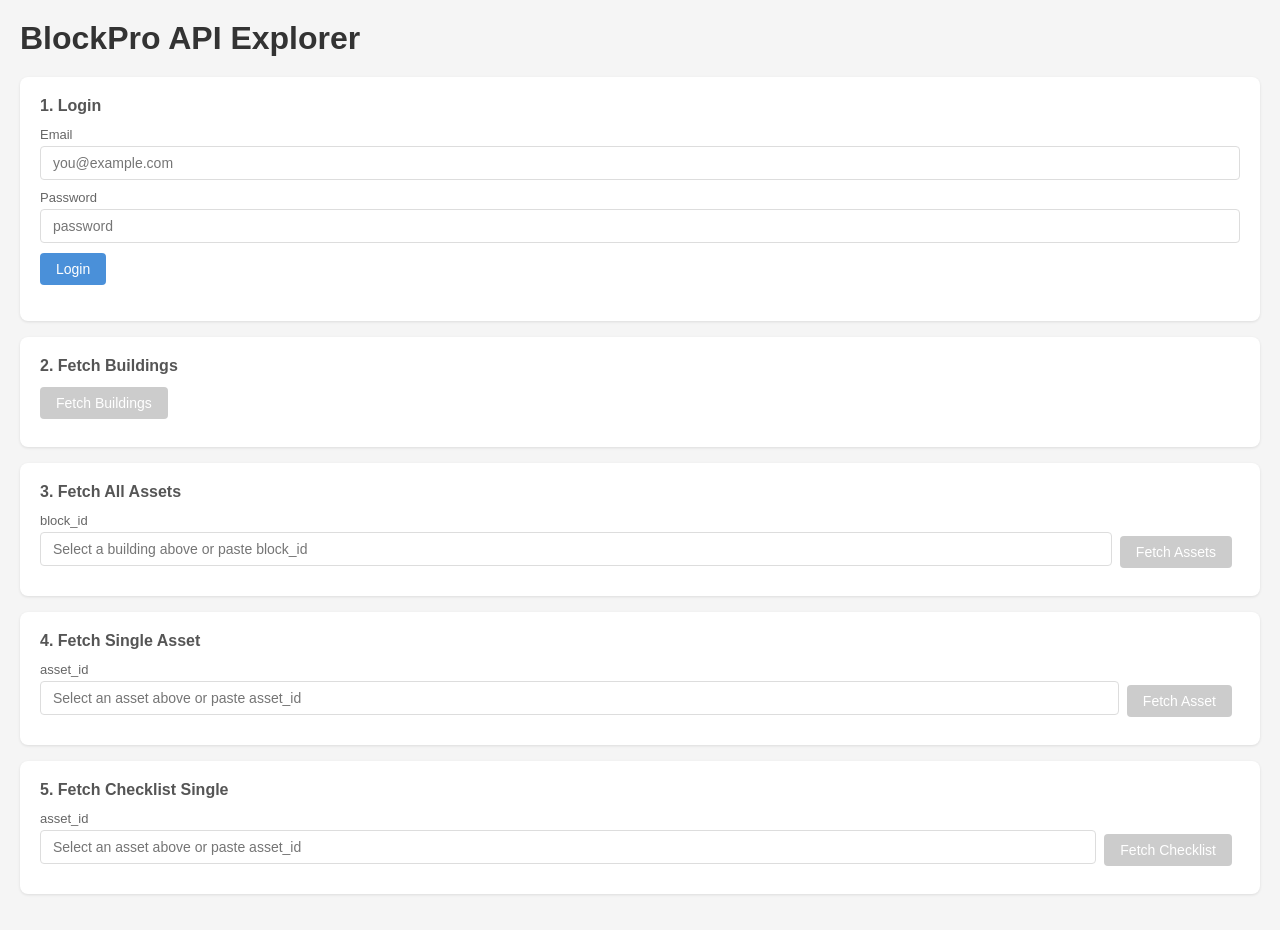
<file: flutter/docs/api-explorer.html>
<!DOCTYPE html>
<html lang="en">
<head>
    <meta charset="UTF-8">
    <meta name="viewport" content="width=device-width, initial-scale=1.0">
    <title>BlockPro API Explorer</title>
    <style>
        * { box-sizing: border-box; margin: 0; padding: 0; }
        body { font-family: -apple-system, BlinkMacSystemFont, 'Segoe UI', sans-serif; background: #f5f5f5; padding: 20px; }
        h1 { margin-bottom: 20px; color: #333; }
        .card { background: #fff; border-radius: 8px; padding: 20px; margin-bottom: 16px; box-shadow: 0 1px 3px rgba(0,0,0,0.1); }
        .card h2 { font-size: 16px; margin-bottom: 12px; color: #555; }
        label { display: block; font-size: 13px; color: #666; margin-bottom: 4px; }
        input[type="text"], input[type="password"], input[type="email"] {
            width: 100%; padding: 8px 12px; border: 1px solid #ddd; border-radius: 4px; font-size: 14px; margin-bottom: 10px;
        }
        button {
            padding: 8px 16px; border: none; border-radius: 4px; font-size: 14px; cursor: pointer;
            background: #4a90d9; color: #fff; margin-right: 8px; margin-bottom: 8px;
        }
        button:hover { background: #357abd; }
        button:disabled { background: #ccc; cursor: not-allowed; }
        .btn-secondary { background: #6c757d; }
        .btn-secondary:hover { background: #5a6268; }
        .btn-copy { background: #28a745; font-size: 12px; padding: 4px 10px; }
        .btn-copy:hover { background: #218838; }
        pre {
            background: #1e1e1e; color: #d4d4d4; padding: 16px; border-radius: 4px;
            overflow-x: auto; font-size: 13px; max-height: 500px; overflow-y: auto;
            white-space: pre-wrap; word-wrap: break-word; margin-top: 8px;
        }
        .status { font-size: 13px; padding: 6px 12px; border-radius: 4px; margin-bottom: 8px; display: none; }
        .status.success { display: block; background: #d4edda; color: #155724; }
        .status.error { display: block; background: #f8d7da; color: #721c24; }
        .status.info { display: block; background: #d1ecf1; color: #0c5460; }
        .token-display { font-size: 12px; color: #888; word-break: break-all; margin-top: 8px; }
        .endpoint-row { display: flex; gap: 8px; align-items: flex-end; flex-wrap: wrap; }
        .endpoint-row input { flex: 1; min-width: 200px; }
        .result-header { display: flex; justify-content: space-between; align-items: center; }
    </style>
</head>
<body>
    <h1>BlockPro API Explorer</h1>

    <!-- Login -->
    <div class="card">
        <h2>1. Login</h2>
        <label>Email</label>
        <input type="email" id="email" placeholder="you@example.com">
        <label>Password</label>
        <input type="password" id="password" placeholder="password">
        <button onclick="doLogin()">Login</button>
        <div id="loginStatus" class="status"></div>
        <div id="tokenDisplay" class="token-display"></div>
    </div>

    <!-- Fetch Buildings -->
    <div class="card">
        <h2>2. Fetch Buildings</h2>
        <button onclick="fetchBuildings()" id="btnBuildings" disabled>Fetch Buildings</button>
        <div id="buildingsStatus" class="status"></div>
        <div id="buildingsResult"></div>
    </div>

    <!-- Fetch All Assets -->
    <div class="card">
        <h2>3. Fetch All Assets</h2>
        <div class="endpoint-row">
            <div style="flex:1">
                <label>block_id</label>
                <input type="text" id="blockId" placeholder="Select a building above or paste block_id">
            </div>
            <button onclick="fetchAllAssets()" id="btnAssets" disabled>Fetch Assets</button>
        </div>
        <div id="assetsStatus" class="status"></div>
        <div id="assetsResult"></div>
    </div>

    <!-- Fetch Single Asset -->
    <div class="card">
        <h2>4. Fetch Single Asset</h2>
        <div class="endpoint-row">
            <div style="flex:1">
                <label>asset_id</label>
                <input type="text" id="assetIdSingle" placeholder="Select an asset above or paste asset_id">
            </div>
            <button onclick="fetchAssetSingle()" id="btnAssetSingle" disabled>Fetch Asset</button>
        </div>
        <div id="assetSingleStatus" class="status"></div>
        <div id="assetSingleResult"></div>
    </div>

    <!-- Fetch Checklist -->
    <div class="card">
        <h2>5. Fetch Checklist Single</h2>
        <div class="endpoint-row">
            <div style="flex:1">
                <label>asset_id</label>
                <input type="text" id="assetIdChecklist" placeholder="Select an asset above or paste asset_id">
            </div>
            <button onclick="fetchChecklist()" id="btnChecklist" disabled>Fetch Checklist</button>
        </div>
        <div id="checklistStatus" class="status"></div>
        <div id="checklistResult"></div>
    </div>

    <script>
        const BASE = 'https://flutterflowtest.bubbleapps.io/version-test/api/1.1/wf';
        let token = '';

        function setStatus(id, msg, type) {
            const el = document.getElementById(id);
            el.textContent = msg;
            el.className = 'status ' + type;
        }

        function showResult(containerId, data, label) {
            const container = document.getElementById(containerId);
            const json = typeof data === 'string' ? data : JSON.stringify(data, null, 2);
            container.innerHTML = `
                <div class="result-header">
                    <span style="font-size:13px;color:#888;">${label}</span>
                    <button class="btn-copy" onclick="copyResult(this)">Copy JSON</button>
                </div>
                <pre>${escapeHtml(json)}</pre>
            `;
        }

        function escapeHtml(str) {
            return str.replace(/&/g,'&amp;').replace(/</g,'&lt;').replace(/>/g,'&gt;');
        }

        function copyResult(btn) {
            const pre = btn.closest('.card').querySelector('pre');
            navigator.clipboard.writeText(pre.textContent);
            btn.textContent = 'Copied!';
            setTimeout(() => btn.textContent = 'Copy JSON', 1500);
        }

        function enableButtons() {
            document.getElementById('btnBuildings').disabled = false;
            document.getElementById('btnAssets').disabled = false;
            document.getElementById('btnAssetSingle').disabled = false;
            document.getElementById('btnChecklist').disabled = false;
        }

        async function doLogin() {
            const email = document.getElementById('email').value;
            const password = document.getElementById('password').value;
            if (!email || !password) { setStatus('loginStatus', 'Enter email and password', 'error'); return; }

            setStatus('loginStatus', 'Logging in...', 'info');
            try {
                const res = await fetch(`${BASE}/app_login`, {
                    method: 'POST',
                    headers: { 'Content-Type': 'application/json' },
                    body: JSON.stringify({ email, password })
                });
                const data = await res.json();
                if (data.response && data.response.token) {
                    token = data.response.token;
                    setStatus('loginStatus', `Logged in. User ID: ${data.response.user_id}`, 'success');
                    document.getElementById('tokenDisplay').textContent = `Token: ${token.substring(0, 40)}...`;
                    enableButtons();
                } else {
                    setStatus('loginStatus', `Login failed: ${data.message || JSON.stringify(data)}`, 'error');
                }
            } catch (e) {
                setStatus('loginStatus', `Error: ${e.message}`, 'error');
            }
        }

        async function fetchBuildings() {
            setStatus('buildingsStatus', 'Fetching...', 'info');
            try {
                const res = await fetch(`${BASE}/app_fetchbuildings`, {
                    headers: { 'Authorization': `Bearer ${token}` }
                });
                const data = await res.text();
                let parsed;
                try { parsed = JSON.parse(data); } catch(e) { parsed = data; }
                setStatus('buildingsStatus', `OK (${res.status})`, 'success');
                showResult('buildingsResult', parsed, 'GET /wf/app_fetchbuildings');

                // Try to extract building IDs for convenience
                try {
                    const buildings = typeof parsed === 'string' ? JSON.parse(parsed) : parsed;
                    if (Array.isArray(buildings) && buildings.length > 0) {
                        const firstId = buildings[0]._id || buildings[0].id || buildings[0].unique_id;
                        if (firstId) document.getElementById('blockId').value = firstId;
                    }
                } catch(e) {}
            } catch (e) {
                setStatus('buildingsStatus', `Error: ${e.message}`, 'error');
            }
        }

        async function fetchAllAssets() {
            const blockId = document.getElementById('blockId').value;
            if (!blockId) { setStatus('assetsStatus', 'Enter a block_id', 'error'); return; }

            setStatus('assetsStatus', 'Fetching...', 'info');
            try {
                const res = await fetch(`${BASE}/app_fetch_all_assets?block_id=${encodeURIComponent(blockId)}`, {
                    headers: { 'Authorization': `Bearer ${token}` }
                });
                const data = await res.text();
                let parsed;
                try { parsed = JSON.parse(data); } catch(e) { parsed = data; }
                setStatus('assetsStatus', `OK (${res.status})`, 'success');
                showResult('assetsResult', parsed, `GET /wf/app_fetch_all_assets?block_id=${blockId}`);

                // Try to extract first asset ID
                try {
                    const assets = typeof parsed === 'string' ? JSON.parse(parsed) : parsed;
                    const list = Array.isArray(assets) ? assets : (assets.response || []);
                    if (Array.isArray(list) && list.length > 0) {
                        const firstId = list[0]._id || list[0].id || list[0].unique_id;
                        if (firstId) {
                            document.getElementById('assetIdSingle').value = firstId;
                            document.getElementById('assetIdChecklist').value = firstId;
                        }
                    }
                } catch(e) {}
            } catch (e) {
                setStatus('assetsStatus', `Error: ${e.message}`, 'error');
            }
        }

        async function fetchAssetSingle() {
            const assetId = document.getElementById('assetIdSingle').value;
            if (!assetId) { setStatus('assetSingleStatus', 'Enter an asset_id', 'error'); return; }

            setStatus('assetSingleStatus', 'Fetching...', 'info');
            try {
                const res = await fetch(`${BASE}/app_fetch_asset_single?asset_id=${encodeURIComponent(assetId)}`, {
                    headers: { 'Authorization': `Bearer ${token}` }
                });
                const data = await res.text();
                let parsed;
                try { parsed = JSON.parse(data); } catch(e) { parsed = data; }
                setStatus('assetSingleStatus', `OK (${res.status})`, 'success');
                showResult('assetSingleResult', parsed, `GET /wf/app_fetch_asset_single?asset_id=${assetId}`);
            } catch (e) {
                setStatus('assetSingleStatus', `Error: ${e.message}`, 'error');
            }
        }

        async function fetchChecklist() {
            const assetId = document.getElementById('assetIdChecklist').value;
            if (!assetId) { setStatus('checklistStatus', 'Enter an asset_id', 'error'); return; }

            setStatus('checklistStatus', 'Fetching...', 'info');
            try {
                const res = await fetch(`${BASE}/app_fetch_checklist_single?asset_id=${encodeURIComponent(assetId)}`, {
                    headers: { 'Authorization': `Bearer ${token}` }
                });
                const data = await res.text();
                let parsed;
                try { parsed = JSON.parse(data); } catch(e) { parsed = data; }
                setStatus('checklistStatus', `OK (${res.status})`, 'success');
                showResult('checklistResult', parsed, `GET /wf/app_fetch_checklist_single?asset_id=${assetId}`);
            } catch (e) {
                setStatus('checklistStatus', `Error: ${e.message}`, 'error');
            }
        }
    </script>
</body>
</html>
</file>
